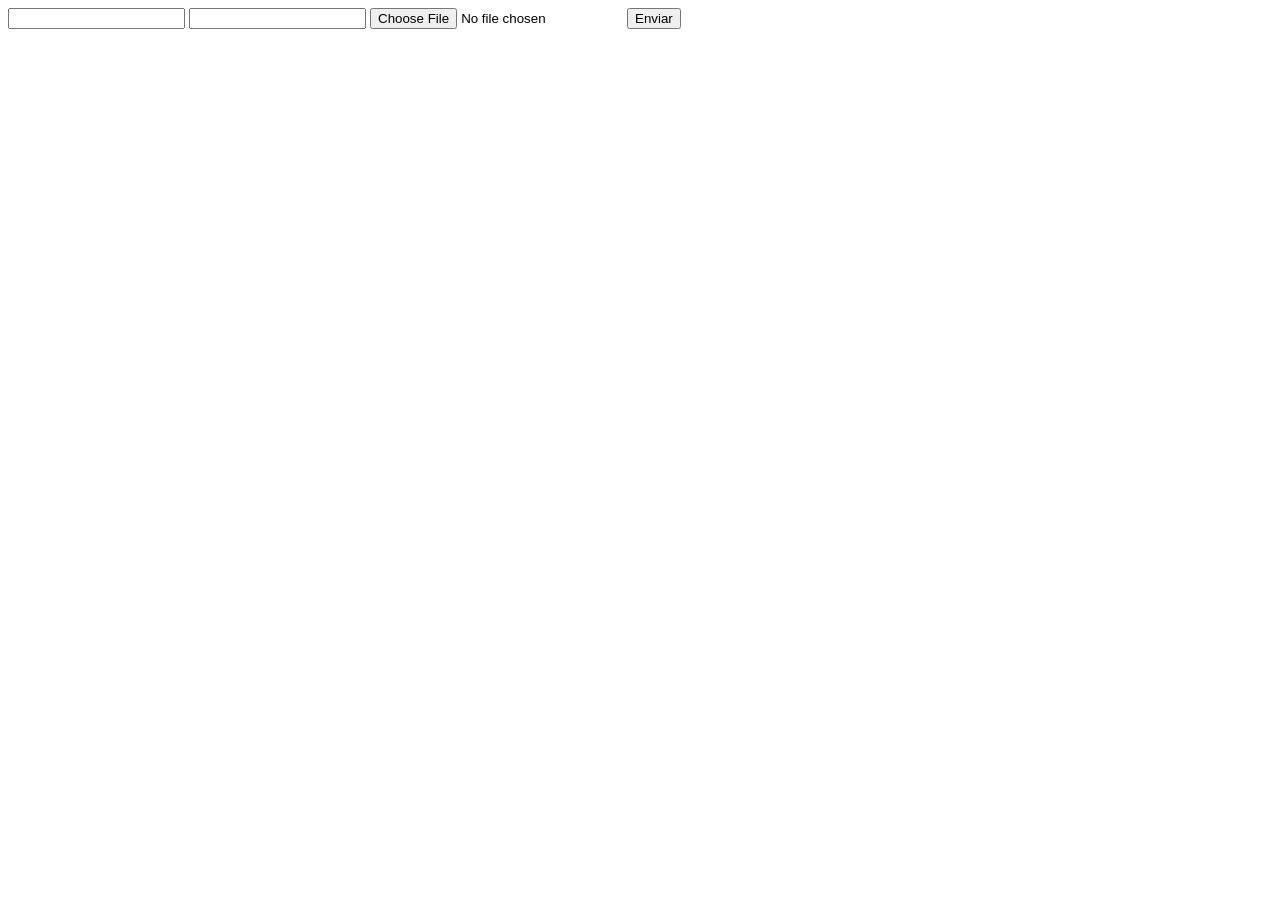
<file: DOCUMENTOS_DE_APOIO/exemplo_de_upload_de_arquivo/public/index.html>
<!DOCTYPE html>
<html lang="en">

<head>
  <meta charset="UTF-8">
  <meta http-equiv="X-UA-Compatible" content="IE=edge">
  <meta name="viewport" content="width=device-width, initial-scale=1.0">
  <title>Upload</title>
</head>

<body>

  <div>
    <input name="nome" id="nome" type="text" />
    <input name="email" id="email" type="url" />
    <input name="foto" id="foto" type="file" />
    <button onclick="enviar()">Enviar</button>
  </div>

  <div id="container"></div>
</body>

</html>

<script>
  function enviar() {
    const formData = new FormData();
    formData.append('foto', foto.files[0])
    formData.append('nome', nome.value)
    formData.append('email', email.value)

    fetch("/usuarios/cadastro", {
      method: "POST",
      body: formData
    })
      .then(res => {
        window.location = "./perfil.html"
      })
      .catch(err => {
        console.log(err);
      })
  }
</script>
</file>
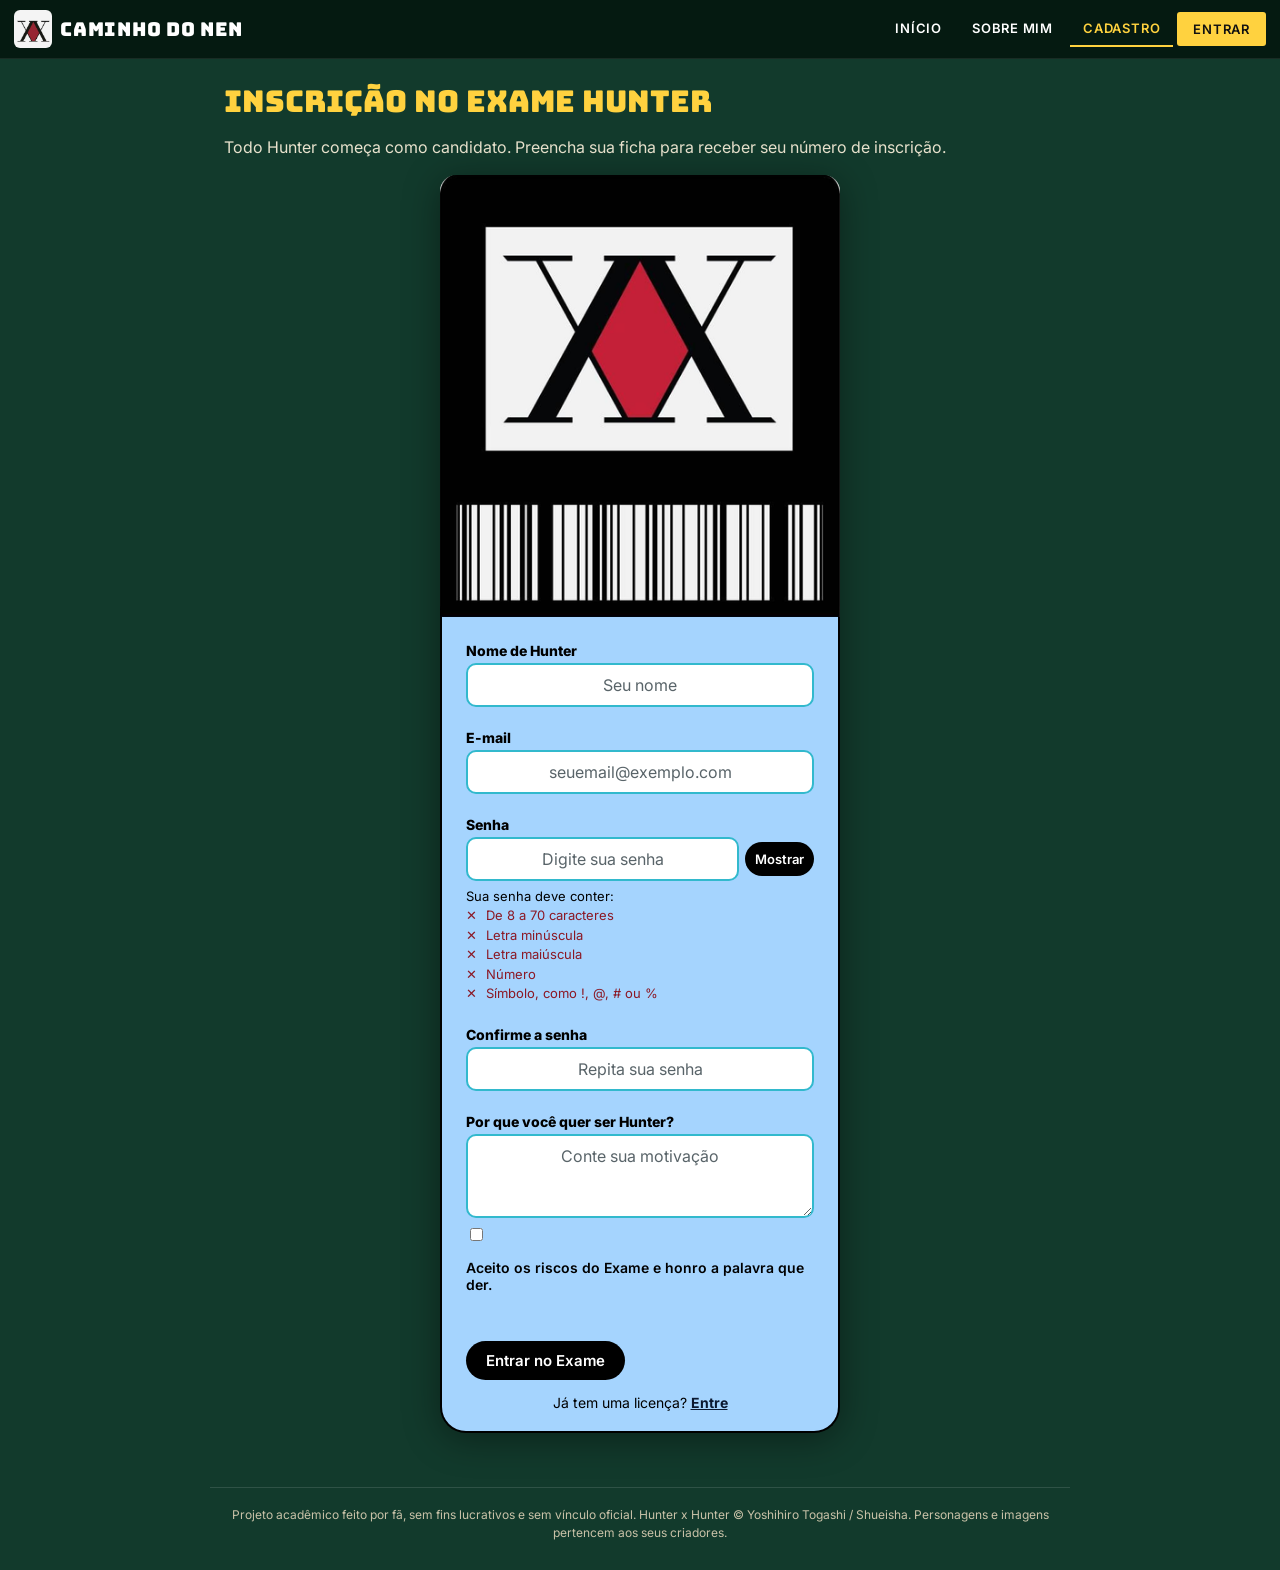
<file: public/cadastro.html>
<!DOCTYPE html>
<html lang="pt-BR">

<head>
    <meta charset="utf-8">
    <meta name="viewport" content="width=device-width, initial-scale=1, viewport-fit=cover">
    <title>Cadastro · Caminho do Nen</title>
    <link rel="preconnect" href="https://fonts.googleapis.com">
    <link rel="preconnect" href="https://fonts.gstatic.com" crossorigin>
    <link
        href="https://fonts.googleapis.com/css2?family=Bungee&amp;family=Inter:wght@400;500;600;700;800;900&amp;display=swap"
        rel="stylesheet">
    <link rel="stylesheet" href="css/base.css">
    <link rel="stylesheet" href="css/auth.css">
    <link rel="stylesheet" href="css/cadastro.css">
</head>

<body data-v="cadastro">
    <nav id="nav" aria-label="Navegação principal">
        <b><img src="./assets/logo.png" alt="">Caminho do Nen</b>
        <a href="./index.html">Início</a>
        <a href="./sobre.html">Sobre mim</a>
        <a href="./cadastro.html" class="ativo" aria-current="page">Cadastro</a>
        <a href="./login.html" class="botao-destaque">Entrar</a>
    </nav>
    <main>
        <section id="cadastro">
            <h1>Inscrição no Exame Hunter</h1>
            <p class="texto-secundario">Todo Hunter começa como candidato. Preencha sua ficha para receber seu número de
                inscrição.
            </p>
            <div class="cartao-licenca"><img src="./assets/cardtop.png" alt="Cartão da Associação Hunter">
                <form id="formulario_cadastro" class="formulario-licenca" novalidate onsubmit="return cadastrar();">
                    <div class="campo">
                        <label for="nome_input">Nome de Hunter</label>
                        <input id="nome_input" type="text" placeholder="Seu nome" required autocomplete="nickname" />
                    </div>
                    <div class="campo">
                        <label for="email_input">E-mail</label>
                        <input id="email_input" type="text" inputmode="email" placeholder="seuemail@exemplo.com" required
                            autocomplete="email" />
                    </div>
                    <div class="campo">
                        <label for="senha_input">Senha</label>
                        <div class="campo-senha">
                            <input id="senha_input" type="password" oninput="validarSenha()" placeholder="Digite sua senha" required
                                minlength="8" maxlength="70" aria-describedby="requisitos_senha"
                                autocomplete="new-password" />
                            <button type="button" id="mostrar_senha" aria-pressed="false" onclick="alternarVisibilidadeSenha()">Mostrar</button>
                        </div>
                        <div id="requisitos_senha" class="requisitos-senha">
                            <p>Sua senha deve conter:</p>
                            <ul>
                                <li id="senha_tamanho"><span aria-hidden="true">✕</span> De 8 a 70 caracteres</li>
                                <li id="senha_minuscula"><span aria-hidden="true">✕</span> Letra minúscula</li>
                                <li id="senha_maiuscula"><span aria-hidden="true">✕</span> Letra maiúscula</li>
                                <li id="senha_numero"><span aria-hidden="true">✕</span> Número</li>
                                <li id="senha_simbolo"><span aria-hidden="true">✕</span> Símbolo, como !, @, # ou %</li>
                            </ul>
                        </div>
                    </div>
                    <div class="campo">
                        <label for="confirmacao_senha_input">Confirme a senha</label>
                        <input id="confirmacao_senha_input" type="password" placeholder="Repita sua senha" required
                            autocomplete="new-password" />
                    </div>
                    <div class="campo">
                        <label for="motivacao_input">Por que você quer ser Hunter?</label>
                        <textarea id="motivacao_input" rows="3" placeholder="Conte sua motivação"></textarea>
                    </div>
                    <div>
                        <input id="aceite_input" type="checkbox" required />
                        <label for="aceite_input">Aceito os riscos do Exame e honro a palavra que der.</label>
                    </div>
                    <p id="mensagem_cadastro" class="erro" role="status"></p>
                    <button id="botao_cadastrar" type="submit">Entrar no Exame</button>
                    <p class="troca-formulario">Já tem uma licença? <a href="login.html">Entre</a></p>
                </form>
            </div>
        </section>
    </main>
    <footer class="rodape">Projeto acadêmico feito por fã, sem fins lucrativos e sem vínculo oficial. Hunter x Hunter ©
        Yoshihiro Togashi / Shueisha. Personagens e imagens pertencem aos seus criadores.</footer>
    <script>
    function alternarVisibilidadeSenha() {
        if (senha_input.type === "password") {
            senha_input.type = "text";
            mostrar_senha.innerHTML = "Ocultar";
            mostrar_senha.setAttribute("aria-pressed", "true");
        } else {
            senha_input.type = "password";
            mostrar_senha.innerHTML = "Mostrar";
            mostrar_senha.setAttribute("aria-pressed", "false");
        }
    }

    function validarSenha() {
        let senha = senha_input.value;
        let numeros = "0123456789";
        let temMaiuscula = false;
        let temMinuscula = false;
        let temNumero = false;
        let temSimbolo = false;

        for (let i = 0; i < senha.length; i++) {
            let caractere = senha[i];
            let maiuscula = caractere.toUpperCase();
            let minuscula = caractere.toLowerCase();

            if (numeros.includes(caractere)) {
                temNumero = true;
            } else if (maiuscula !== minuscula) {
                if (caractere === maiuscula) {
                    temMaiuscula = true;
                } else {
                    temMinuscula = true;
                }
            } else if (!/\s/.test(caractere)) {
                temSimbolo = true;
            }
        }

        let tamanhoValido = senha.length >= 8 && senha.length <= 70;

        if (tamanhoValido) {
            senha_tamanho.style.color = "#125836";
            senha_tamanho.innerHTML = '<span aria-hidden="true">✓</span> De 8 a 70 caracteres';
        } else {
            senha_tamanho.style.color = "";
            senha_tamanho.innerHTML = '<span aria-hidden="true">✕</span> De 8 a 70 caracteres';
        }

        if (temMinuscula) {
            senha_minuscula.style.color = "#125836";
            senha_minuscula.innerHTML = '<span aria-hidden="true">✓</span> Letra minúscula';
        } else {
            senha_minuscula.style.color = "";
            senha_minuscula.innerHTML = '<span aria-hidden="true">✕</span> Letra minúscula';
        }

        if (temMaiuscula) {
            senha_maiuscula.style.color = "#125836";
            senha_maiuscula.innerHTML = '<span aria-hidden="true">✓</span> Letra maiúscula';
        } else {
            senha_maiuscula.style.color = "";
            senha_maiuscula.innerHTML = '<span aria-hidden="true">✕</span> Letra maiúscula';
        }

        if (temNumero) {
            senha_numero.style.color = "#125836";
            senha_numero.innerHTML = '<span aria-hidden="true">✓</span> Número';
        } else {
            senha_numero.style.color = "";
            senha_numero.innerHTML = '<span aria-hidden="true">✕</span> Número';
        }

        if (temSimbolo) {
            senha_simbolo.style.color = "#125836";
            senha_simbolo.innerHTML = '<span aria-hidden="true">✓</span> Símbolo, como !, @, # ou %';
        } else {
            senha_simbolo.style.color = "";
            senha_simbolo.innerHTML = '<span aria-hidden="true">✕</span> Símbolo, como !, @, # ou %';
        }

        return tamanhoValido && temMinuscula && temMaiuscula && temNumero && temSimbolo;
    }

    function cadastrar() {
        let nomeVar = nome_input.value;
        let emailVar = email_input.value;
        let senhaVar = senha_input.value;
        let confirmacaoSenhaVar = confirmacao_senha_input.value;
        let motivoVar = motivacao_input.value;

        if (botao_cadastrar.disabled) {
            return false;
        }

        if (nomeVar == "") {
            mensagem_cadastro.innerHTML = "Informe um nome de Hunter.";
            return false;
        } else if (/\s/.test(emailVar)) {
            mensagem_cadastro.innerHTML = "O e-mail não pode conter espaços.";
            return false;
        } else if (emailVar == "") {
            mensagem_cadastro.innerHTML = "Informe um e-mail válido.";
            return false;
        }

        let partesEmail = emailVar.split("@");
        if (partesEmail.length != 2 || partesEmail[0] == "") {
            mensagem_cadastro.innerHTML = "Informe um e-mail válido.";
            return false;
        }

        let dominio = partesEmail[1];
        let posicaoPonto = dominio.indexOf(".");
        if (posicaoPonto <= 0 || dominio.endsWith(".")) {
            mensagem_cadastro.innerHTML = "Informe um e-mail válido.";
            return false;
        } else if (!validarSenha()) {
            mensagem_cadastro.innerHTML = "A senha precisa atender a todos os requisitos.";
            return false;
        } else if (senhaVar != confirmacaoSenhaVar) {
            mensagem_cadastro.innerHTML = "As senhas precisam ser iguais.";
            return false;
        } else if (aceite_input.checked == false) {
            mensagem_cadastro.innerHTML = "Aceite os termos do Exame para continuar.";
            return false;
        }

        mensagem_cadastro.innerHTML = "";
        botao_cadastrar.disabled = true;

        fetch("/usuarios/cadastrar", {
            method: "POST",
            headers: {
                "Content-Type": "application/json"
            },
            body: JSON.stringify({
                nomeServer: nomeVar,
                emailServer: emailVar,
                senhaServer: senhaVar,
                motivoServer: motivoVar,
                aceiteServer: true
            })
        })
            .then(function (resposta) {
                var tipo = resposta.headers.get("Content-Type") || "";
                if (!tipo.includes("application/json")) {
                    mensagem_cadastro.textContent = "A API de cadastro não respondeu. Abra o site pelo endereço mostrado no terminal do Node.";
                    botao_cadastrar.disabled = false;
                    return;
                }
                return resposta.json().then(function (dados) {
                    if (resposta.status === 201) {
                        window.location = "dashboard/quiz.html";
                        return;
                    }
                    mensagem_cadastro.textContent = dados.mensagem || "Não foi possível cadastrar.";
                    botao_cadastrar.disabled = false;
                });
            })
            .catch(function () {
                mensagem_cadastro.textContent = "Não foi possível comunicar com a API de cadastro. Confira se o servidor Node está ligado.";
                botao_cadastrar.disabled = false;
            });

        return false;
    }

    validarSenha();
    </script>
</body>

</html>
</file>
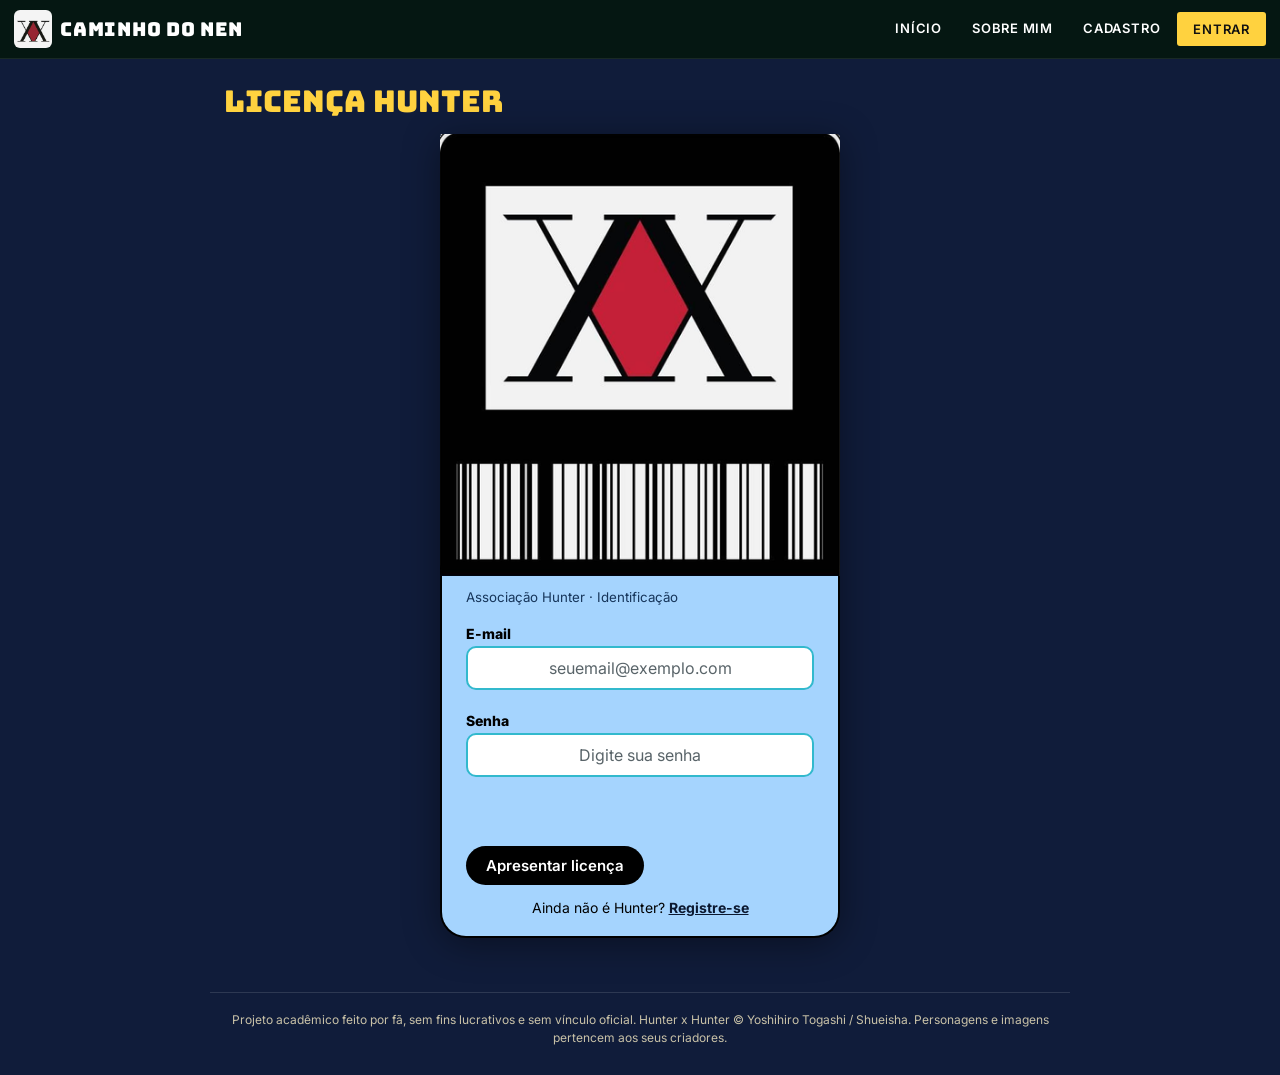
<file: public/login.html>
<!DOCTYPE html>
<html lang="pt-BR">

<head>
    <meta charset="utf-8">
    <meta name="viewport" content="width=device-width, initial-scale=1, viewport-fit=cover">
    <title>Entrar · Caminho do Nen</title>
    <link rel="preconnect" href="https://fonts.googleapis.com">
    <link rel="preconnect" href="https://fonts.gstatic.com" crossorigin>
    <link href="https://fonts.googleapis.com/css2?family=Bungee&amp;family=Inter:wght@400;500;600;700;800;900&amp;display=swap" rel="stylesheet">
    <link rel="stylesheet" href="css/base.css">
    <link rel="stylesheet" href="css/auth.css">
    <link rel="stylesheet" href="css/login.css">
</head>

<body data-v="login">
    <!-- MENU DE NAVEGAÇÃO -->
    <nav id="nav" aria-label="Navegação principal">
        <b><img src="./assets/logo.png" alt="">Caminho do Nen</b>
        <a href="index.html">Início</a>
        <a href="sobre.html">Sobre mim</a>
        <a href="cadastro.html">Cadastro</a>
        <a href="login.html" class="botao-destaque ativo" aria-current="page">Entrar</a>
    </nav>
    <!-- CONTEÚDO DA PÁGINA -->
    <main>
        <section id="login">
            <h1>Licença Hunter</h1>
            <div class="cartao-licenca"><img src="./assets/cardtop.png" alt="Cartão da Associação Hunter">
                <!-- FORMULÁRIO DE LOGIN -->
                <form id="formulario_login" class="formulario-licenca" novalidate onsubmit="return entrar();">
                    <small>Associação Hunter · Identificação</small>

                    <div class="campo">
                        <label for="email_input">E-mail</label>
                        <input id="email_input" type="text" inputmode="email" placeholder="seuemail@exemplo.com" required autocomplete="email" />
                    </div>

                    <div class="campo">
                        <label for="senha_input">Senha</label>
                        <input id="senha_input" type="password" placeholder="Digite sua senha" required autocomplete="current-password" />
                        <small class="erro"
                        id="mensagem_erro_senha"></small>
                    </div>

                    <p id="mensagem_login" class="erro" role="status"></p><button id="botao_entrar" type="submit" onclick="return entrar();">Apresentar licença</button>
                    <p class="troca-formulario">Ainda não é Hunter? <a href="cadastro.html">Registre-se</a></p>
                </form>
            </div>
        </section>
    </main>
    <!-- RODAPÉ -->
    <footer class="rodape">Projeto acadêmico feito por fã, sem fins lucrativos e sem vínculo oficial. Hunter x Hunter ©
        Yoshihiro Togashi / Shueisha. Personagens e imagens pertencem aos seus criadores.</footer>
    <!-- JAVASCRIPT DO CAMINHO DO NEN -->
    <script>
        function entrar() {
            let emailVar = email_input.value;
            let senhaVar = senha_input.value;

            if (botao_entrar.disabled) {
                return false;
            }

            if (emailVar == "" || senhaVar == "") {
                mensagem_login.innerHTML = "Preencha o e-mail e a senha.";
                return false;
            }

            if (emailVar.includes(" ")) {
                mensagem_login.innerHTML = "O e-mail não pode conter espaços.";
                return false;
            }

            mensagem_login.innerHTML = "";
            botao_entrar.disabled = true;

            fetch("/usuarios/autenticar", {
                method: "POST",
                headers: {
                    "Content-Type": "application/json"
                },
                body: JSON.stringify({
                    emailServer: emailVar,
                    senhaServer: senhaVar
                })
            }).then(function (resposta) {
                if (resposta.ok) {
                    return fetch("/hunter/estado").then(function (respostaEstado) {
                        if (respostaEstado.ok) {
                            return respostaEstado.json().then(function (estado) {
                                if (estado.resultado) {
                                    window.location = "dashboard/perfil.html";
                                } else {
                                    window.location = "dashboard/quiz.html";
                                }
                            });
                        }

                        mensagem_login.innerHTML = "Não foi possível carregar os dados do Hunter.";
                        botao_entrar.disabled = false;
                    });
                }

                if (resposta.status == 401) {
                    mensagem_login.innerHTML = "E-mail ou senha incorretos.";
                } else {
                    mensagem_login.innerHTML = "Não foi possível entrar. Confira os dados e tente novamente.";
                }
                botao_entrar.disabled = false;
            }).catch(function () {
                mensagem_login.innerHTML = "Não foi possível entrar. Confira se o servidor está ligado.";
                botao_entrar.disabled = false;
            });

            return false;
        }
    </script>
</body>

</html>
</file>
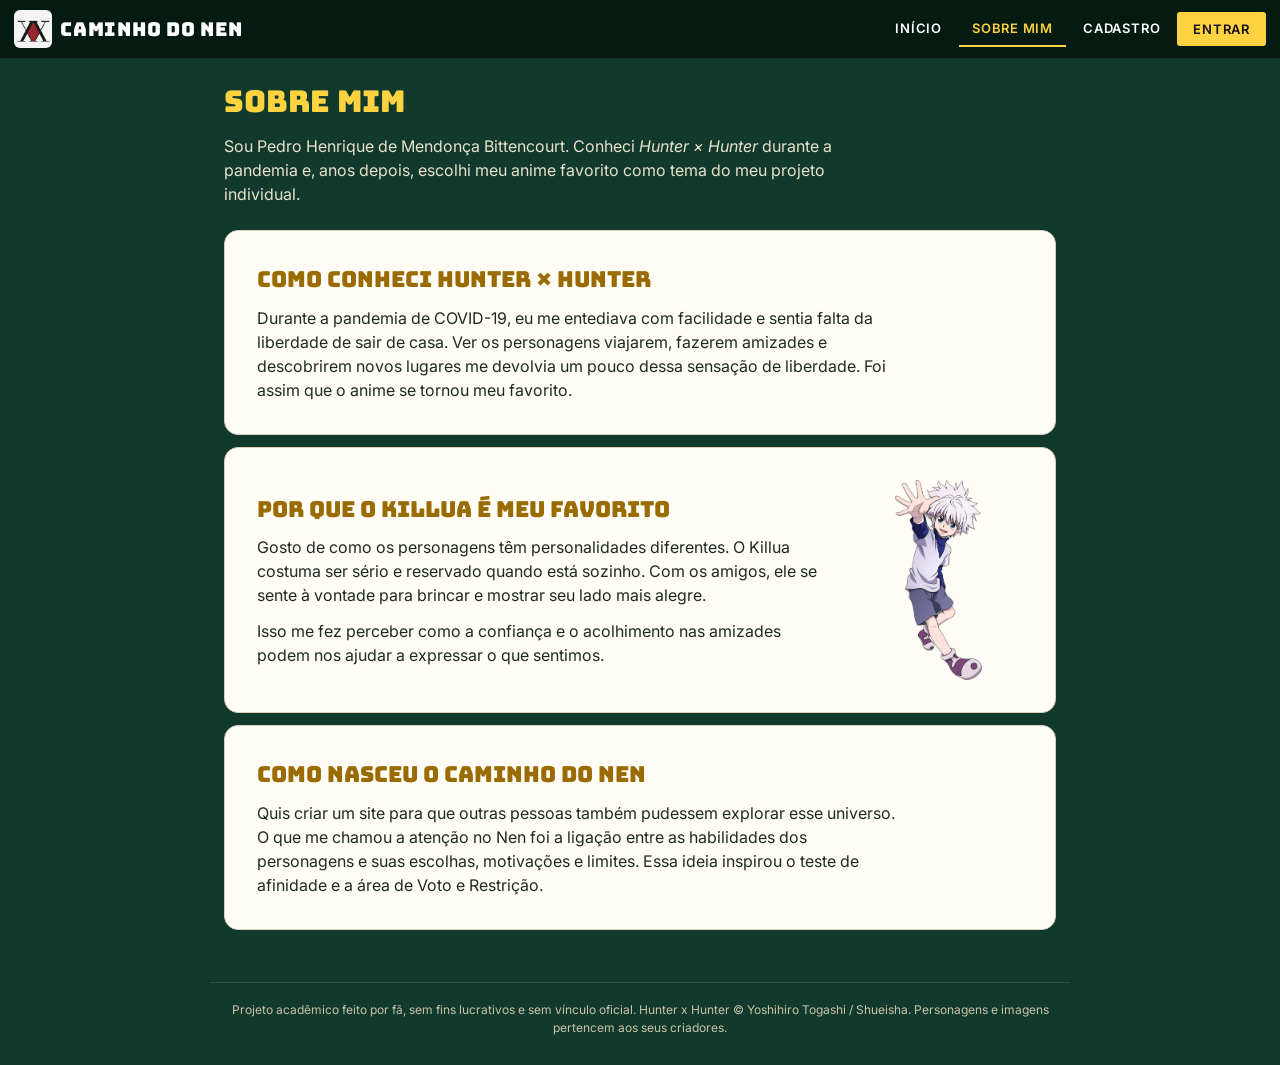
<file: public/sobre.html>
<!DOCTYPE html>
<html lang="pt-BR">

<head>
    <meta charset="utf-8">
    <meta name="viewport" content="width=device-width, initial-scale=1, viewport-fit=cover">
    <title>Sobre mim · Caminho do Nen</title>
    <link rel="preconnect" href="https://fonts.googleapis.com">
    <link rel="preconnect" href="https://fonts.gstatic.com" crossorigin>
    <link href="https://fonts.googleapis.com/css2?family=Bungee&amp;family=Inter:wght@400;500;600;700;800;900&amp;display=swap" rel="stylesheet">
    <link rel="stylesheet" href="css/base.css">
    <link rel="stylesheet" href="css/sobre.css">
</head>

<body data-v="sobremim">
    <!-- MENU DE NAVEGAÇÃO -->
    <nav id="nav" aria-label="Navegação principal">
        <b><img src="./assets/logo.png" alt="">Caminho do Nen</b>
        <a href="index.html">Início</a>
        <a href="sobre.html" class="ativo" aria-current="page">Sobre mim</a>
        <a href="cadastro.html">Cadastro</a>
        <a href="login.html" class="botao-destaque">Entrar</a>
    </nav>
    <!-- CONTEÚDO DA PÁGINA -->
    <div id="aviso_area_hunter"></div>
    <main>
        <section id="sobremim">
            <h1>Sobre mim</h1>
            <p class="introducao-sobre">Sou Pedro Henrique de Mendonça Bittencourt. Conheci <i>Hunter × Hunter</i> durante a pandemia e, anos depois, escolhi meu anime favorito como tema do meu projeto individual.</p>

            <article class="cartao">
                <h2>Como conheci Hunter × Hunter</h2>
                <p>Durante a pandemia de COVID-19, eu me entediava com facilidade e sentia falta da liberdade de sair de casa. Ver os personagens viajarem, fazerem amizades e descobrirem novos lugares me devolvia um pouco dessa sensação de liberdade. Foi assim que o anime se tornou meu favorito.</p>
            </article>

            <article class="cartao cartao-personagem-sobre">
                <div>
                    <h2>Por que o Killua é meu favorito</h2>
                    <p>Gosto de como os personagens têm personalidades diferentes. O Killua costuma ser sério e reservado quando está sozinho. Com os amigos, ele se sente à vontade para brincar e mostrar seu lado mais alegre.</p>
                    <p>Isso me fez perceber como a confiança e o acolhimento nas amizades podem nos ajudar a expressar o que sentimos.</p>
                </div>
                <img src="./assets/killua.webp" alt="Killua Zoldyck">
            </article>

            <article class="cartao">
                <h2>Como nasceu o Caminho do Nen</h2>
                <p>Quis criar um site para que outras pessoas também pudessem explorar esse universo. O que me chamou a atenção no Nen foi a ligação entre as habilidades dos personagens e suas escolhas, motivações e limites. Essa ideia inspirou o teste de afinidade e a área de Voto e Restrição.</p>
            </article>
        </section>
    </main>
    <!-- RODAPÉ -->
    <footer class="rodape">Projeto acadêmico feito por fã, sem fins lucrativos e sem vínculo oficial. Hunter x Hunter ©
        Yoshihiro Togashi / Shueisha. Personagens e imagens pertencem aos seus criadores.</footer>
    <!-- JAVASCRIPT DO CAMINHO DO NEN -->
</body>

</html>
</file>
<file: public/css/base.css>
/* TEMA E CONFIGURAÇÃO GLOBAL */

:root {
  --fonte-site: Inter, system-ui, sans-serif;
  --fonte-destaque: Bungee, Impact, sans-serif;
  --bg: #f4efe0;
  --fg: #1d2b24;
  --card: #fffdf5;
  --mut: #5c6b62;
  --ac: #9a6b00;
  --ac2: #1f7a4d;
  --line: #d8d0b8;
  box-sizing: border-box;
  padding-top: env(safe-area-inset-top,0px);
  padding-bottom: env(safe-area-inset-bottom,0px);
}

@media (prefers-color-scheme:dark) {
  :root:not([data-theme="light"]) {
    --bg: #0f1a15;
    --fg: #ece6d2;
    --card: #17251e;
    --mut: #9fb0a5;
    --ac: #e0b84a;
    --ac2: #4cc38a;
    --line: #2a3d33;
  }
}

:root[data-theme="dark"] {
  --bg: #0f1a15;
  --fg: #ece6d2;
  --card: #17251e;
  --mut: #9fb0a5;
  --ac: #e0b84a;
  --ac2: #4cc38a;
  --line: #2a3d33;
}

* {
  box-sizing: border-box;
}

html {
  scroll-padding-top: env(safe-area-inset-top,0px);
}

body {
  margin: 0;
  background: var(--bg);
  color: var(--fg);
  font: 16px/1.5 var(--fonte-site);
}

/* NAVEGAÇÃO */

nav {
  display: flex;
  flex-wrap: wrap;
  gap: 6px;
  align-items: center;
  padding: 10px 14px;
  border-bottom: 1px solid var(--line);
  background: var(--card);
  position: sticky;
  top: env(safe-area-inset-top,0px);
  z-index: 5;
}

nav b {
  color: var(--ac);
  margin-right: auto;
  font-size: 18px;
}

nav a {
  color: var(--fg);
  text-decoration: none;
  padding: 4px 9px;
  border-radius: 99px;
  font: 14px var(--fonte-site);
}

nav a:hover,nav a.ativo {
  background: var(--ac2);
  color: #fff;
}

/* LAYOUT E TIPOGRAFIA */

main {
  max-width: 860px;
  margin: 0 auto;
  padding: 18px 14px 40px;
}

h1,h2,h3 {
  font-family: var(--fonte-destaque);
  font-weight: 400;  line-height: 1.2;
  margin: .2em 0 .5em;
}

h1 {
  font-size: 30px;
  color: var(--ac);
}

h2 {
  font-size: 22px;
  color: var(--ac);
}

/* CARTÕES E GRADES */

.cartao {
  background: var(--card);
  border: 1px solid var(--line);
  border-radius: 14px;
  padding: 16px;
  margin: 12px 0;
}

.grade {
  display: grid;
  grid-template-columns: repeat(auto-fit,minmax(230px,1fr));
  gap: 12px;
}

.grade .cartao {
  margin: 0;
}

/* FORMULÁRIOS E BOTÕES */

label {
  display: block;
  margin: 10px 0 3px;
  font: 600 14px var(--fonte-site);
}

input,textarea,select {
  width: 100%;
  padding: 10px;
  border: 1px solid var(--line);
  border-radius: 8px;
  background: var(--bg);
  color: var(--fg);
  font: 16px var(--fonte-site);
}

.erro {
  display: block;
  color: #c0392b;
  font: 13px var(--fonte-site);
  min-height: 16px;
}

button,.botao {
  background: var(--ac2);
  color: #fff;
  border: 0;
  border-radius: 99px;
  padding: 10px 20px;
  font: 600 15px var(--fonte-site);
  cursor: pointer;
  text-decoration: none;
  display: inline-block;
  margin: 6px 6px 0 0;
}

button.alternativo {
  background: transparent;
  color: var(--fg);
  border: 1px solid var(--line);
}

/* INDICADORES E UTILITÁRIOS */

.barra-progresso {
  height: 10px;
  background: var(--line);
  border-radius: 9px;
  overflow: hidden;
}

.barra-progresso i {
  display: block;
  height: 100%;
  background: var(--ac2);
  transition: width .5s;
}

.texto-secundario {
  color: var(--mut);
}

.etiqueta {
  display: inline-block;
  padding: 2px 10px;
  border-radius: 99px;
  color: #fff;
  font: 600 13px var(--fonte-site);
}

.copo {
  width: 90px;
  height: 110px;
  margin: 10px auto;
  border: 3px solid var(--fg);
  border-top: 0;
  border-radius: 0 0 22px 22px;
  position: relative;
  overflow: hidden;
}

.copo i {
  position: absolute;
  inset: 25% 0 0;
  background: #5aa9e6;
  transition: background 1.5s;
}

.copo s {
  position: absolute;
  top: 18%;
  left: 50%;
  font-size: 28px;
  text-decoration: none;
  animation: lf 2s ease-in-out infinite;
}

@keyframes lf {
  0%,100% {
    transform: translateX(-50%) rotate(-12deg);
  }
  50% {
    transform: translateX(-50%) rotate(14deg);
  }
}

.linha {
  display: flex;
  gap: 10px;
  align-items: center;
  margin: 6px 0;
  font: 14px var(--fonte-site);
}

.linha span:first-child {
  width: 110px;
}

.linha .barra-progresso {
  flex: 1;
}

svg {
  max-width: 100%;
  height: auto;
}

.opcoes-compactas {
  display: flex;
  flex-wrap: wrap;
  gap: 6px;
}

.opcao-compacta {
  margin: 0;
}

.opcao-compacta.ativo {
  background: var(--ac2);
  color: #fff;
  border-color: var(--ac2);
}

#fchips .opcao-compacta {
  background: transparent;
  color: var(--fg);
  border: 0;
  border-bottom: 2px solid transparent;
  border-radius: 0;
  padding: 6px 10px;
}

#fchips .opcao-compacta.ativo {
  color: var(--ac);
  border-bottom-color: var(--ac);
}

.aura {
  transform-origin: 110px 110px;
  animation: sp 24s linear infinite;
}

@keyframes sp {
  to {
    transform: rotate(360deg);
  }
}

#fpanel {
  border-left: 4px solid var(--ac);
  font-size: 18px;
}

#fpanel p {
  margin: .3em 0;
}

.anuncio {
  background: var(--ac);
  color: #1a1405;
  text-align: center;
  font: 600 13px var(--fonte-site);
  padding: 6px 10px;
}

nav b {
  display: flex;
  align-items: center;
  gap: 8px;
}

nav b img {
  height: 38px;
  width: 38px;
  border-radius: 6px;
}

#ppanel {
  border-left: 4px solid var(--ac);
}

#ppanel blockquote {
  margin: 12px 0;
  padding: 6px 14px;
  border-left: 3px solid var(--ac);
  font-size: 20px;
  font-style: italic;
  line-height: 1.35;
}

body {
  position: relative;
}

/* RODAPÉ */

.rodape {
  max-width: 860px;
  margin: 0 auto;
  padding: 18px 14px 28px;
  text-align: center;
  color: var(--mut);
  font: 12px/1.5 var(--fonte-site);
  border-top: 1px solid var(--line);
}

.nota {
  font-size: 12px;
}

body {
  overflow-x: hidden;
}

.texto-capa-lateral {
  padding: 18px 16px 56px;
  text-align: center;
}

@media (min-width:760px) {
  .texto-capa-lateral {
    position: relative;
    width: 46%;
    padding: 70px 4% 90px 7%;
    text-align: left;
  }
}

/* FOCO E INTERAÇÕES */

*:focus-visible {
  outline: 3px solid var(--ac);
  outline-offset: 2px;
}

button,.botao {
  transition: transform .15s ease,filter .15s ease;
}

button:hover,.botao:hover {
  filter: brightness(1.08);
  transform: translateY(-1px);
}

button:active,.botao:active {
  transform: none;
}

section:not([hidden]) {
  animation: fin .35s ease;
}

@keyframes fin {
  from {
    opacity: 0;
    transform: translateY(8px);
  }
}

@media (prefers-reduced-motion:reduce) {
  section:not([hidden]) {
    animation: none;
  }
  button,.botao {
    transition: none;
  }
}

nav a {
  padding: 9px 13px;
}

nav #tema {
  padding: 6px 12px;
  margin: 0;
  font-size: 16px;
}

.notificacao {
  position: fixed;
  left: 50%;
  bottom: calc(20px + env(safe-area-inset-bottom,0px));
  transform: translate(-50%,20px);
  background: #000;
  color: #fff;
  padding: 10px 18px;
  border-radius: 99px;
  font: 600 14px var(--fonte-site);
  z-index: 60;
  opacity: 0;
  transition: opacity .3s,transform .3s;
  box-shadow: 0 4px 14px rgba(0,0,0,.4);
  pointer-events: none;
}

.notificacao.ativo {
  opacity: 1;
  transform: translate(-50%,0);
}

.notificacao.erro {
  background: #9b0f22;
}

.imagem-recortada {
  height: 220px;
  width: auto;
  max-width: 100%;
  filter: drop-shadow(4px 5px 0 #000);
}

.introducao-secao {
  text-align: center;
  max-width: 640px;
  margin: 0 auto 16px;
}

/* MENU DO PERFIL */

.controle-perfil {
  position: relative;
  margin-left: 4px;
}

.botao-perfil {
  width: 40px;
  height: 40px;
  padding: 0;
  margin: 0;
  border-radius: 50%;
  border: 2px solid #000;
  background: var(--ac);
  color: #000;
  overflow: hidden;
  display: flex;
  align-items: center;
  justify-content: center;
  font: 700 18px var(--fonte-site);
}

.botao-perfil img {
  width: 100%;
  height: 100%;
  object-fit: cover;
  object-position: top;
  background: #f2f2f2;
}

.botao-perfil.ativo {
  box-shadow: 0 0 0 3px var(--ac2);
}

.menu-perfil {
  width: min(240px, calc(100vw - 32px));
  overflow-wrap: anywhere;
  position: absolute;
  right: 0;
  top: calc(100% + 8px);
  background: var(--card);
  color: var(--fg);
  border: 2px solid #000;
  border-radius: 12px;
  box-shadow: 4px 4px 0 #000;
  padding: 6px;
  z-index: 20;
}

.menu-perfil[hidden] {
  display: none;
}

.menu-perfil a {
  display: block;
  padding: 10px 12px;
  border-radius: 8px;
  color: var(--fg);
  text-decoration: none;
  font: 600 14px var(--fonte-site);
}

.menu-perfil a:hover {
  background: var(--ac2);
  color: #fff;
}

.cabecalho-menu-perfil {
  padding: 8px 12px 10px;
  border-bottom: 1px solid var(--line);
  margin-bottom: 4px;
}

.cabecalho-menu-perfil b {
  display: block;
  font: 700 15px var(--fonte-site);
}

.cabecalho-menu-perfil small {
  color: var(--mut);
  font: 12px var(--fonte-site);
}

button:disabled {
  cursor: not-allowed;
}

.acoes-edicao {
  text-align: center;
  margin: 10px 0;
}

nav {
  background: rgba(5,24,15,.9);
  backdrop-filter: blur(8px);
  border-bottom: 1px solid rgba(255,255,255,.08);
}

nav b {
  color: #fff;
  font: 400 clamp(13px, 1.8vw, 19px) var(--fonte-destaque);
  letter-spacing: .04em;
  text-transform: uppercase;
}

nav a {
  color: #fff;
  border-radius: 0;
  text-transform: uppercase;
  letter-spacing: .06em;
  font: 600 13px var(--fonte-site);
  border-bottom: 2px solid transparent;
}

nav a:hover,nav a.ativo {
  background: none;
  color: #ffd23f;
  border-bottom-color: #ffd23f;
}

nav a.botao-destaque {
  background: #ffd23f;
  color: #111;
  border: 0;
  border-radius: 3px;
  padding: 9px 16px;
}

nav a.botao-destaque:hover {
  background: #ffe27a;
  color: #111;
}

.menu-perfil a {
  text-transform: none;
  letter-spacing: 0;
  border-radius: 8px;
  border-bottom: 0;
}

body {
  background: var(--pg,#141414);
}

section>h1 {
  color: #ffd23f;
}

section>.introducao-secao,section>p.texto-secundario,section>.nota {
  color: #e8e2cd;
}

.rodape {
  color: #c9c2a8;
  border-top-color: rgba(255,255,255,.12);
}

/* MENU HUNTER */

.controle-menu-hunter {
  position: relative;
}

.botao-menu {
  width: 42px;
  height: 42px;
  padding: 0;
  margin: 0 6px 0 0;
  background: transparent;
  border: 0;
  border-radius: 6px;
  display: flex;
  flex-direction: column;
  justify-content: center;
  align-items: center;
  gap: 5px;
}

.botao-menu i {
  display: block;
  width: 24px;
  height: 3px;
  background: #fff;
  border-radius: 2px;
  transition: transform .25s,opacity .25s;
}

.botao-menu:hover {
  background: rgba(255,255,255,.12);
  filter: none;
  transform: none;
}

.botao-menu.aberto i:nth-child(1) {
  transform: translateY(8px) rotate(45deg);
}

.botao-menu.aberto i:nth-child(2) {
  opacity: 0;
}

.botao-menu.aberto i:nth-child(3) {
  transform: translateY(-8px) rotate(-45deg);
}

.lista-menu-hunter {
  position: absolute;
  left: 0;
  top: calc(100% + 8px);
  min-width: 230px;
  background: var(--card);
  color: var(--fg);
  border: 2px solid #000;
  border-radius: 12px;
  box-shadow: 4px 4px 0 #000;
  padding: 6px;
  z-index: 20;
}

.lista-menu-hunter[hidden] {
  display: none;
}

.lista-menu-hunter a {
  display: block;
  padding: 12px 14px;
  border-radius: 8px;
  color: var(--fg);
  text-decoration: none;
  font: 600 15px var(--fonte-site);
  text-transform: none;
  letter-spacing: 0;
  border-bottom: 0;
}

.lista-menu-hunter a:hover,.lista-menu-hunter a.ativo {
  background: var(--ac2);
  color: #fff;
}

.cartao {
  color: var(--fg);
}

[hidden] {
  display: none!important;
}

@media (max-width:640px) {
  nav {
    position: static;
  }
  nav b {
    flex-basis: 100%;
  }
  nav a {
    padding: 6px 8px;
  }
}

nav button {
  margin: 0;
}

.grade {
  grid-template-columns: repeat(auto-fit,minmax(min(100%,230px),1fr));
}

.lista-registros li {
  overflow-wrap: anywhere;
}

#nav {
  max-width: 100%;
  gap: 4px;
}

#nav a {
  white-space: normal;
}

#area_voto_restricao,#dados_perfil_hunter,#lista_criaturas,#mural {
  overflow-wrap: anywhere;
}

/* CABEÇALHO DA ÁREA HUNTER */

#nav.navegacao-hunter {
  position: sticky;
  flex-wrap: nowrap;
}

#nav.navegacao-hunter>b {
  flex: 0 1 auto;
  margin-right: auto;
  min-width: 0;
}

.navegacao-hunter .controle-menu-hunter,.navegacao-hunter .controle-perfil {
  flex: none;
}

.navegacao-hunter .lista-menu-hunter {
  left: 0;
  right: auto;
  list-style: none;
  margin: 0;
  min-width: 0;
  width: min(230px,calc(100vw - 75px));
}

.navegacao-hunter .botao-menu[aria-expanded="true"] i:nth-child(1) {
  transform: translateY(8px) rotate(45deg);
}

.navegacao-hunter .botao-menu[aria-expanded="true"] i:nth-child(2) {
  opacity: 0;
}

.navegacao-hunter .botao-menu[aria-expanded="true"] i:nth-child(3) {
  transform: translateY(-8px) rotate(-45deg);
}

.navegacao-hunter .cabecalho-menu-perfil b {
  color: var(--fg);
  overflow-wrap: anywhere;
}

.navegacao-hunter .menu-perfil a.ativo {
  color: var(--ac);
  background: var(--bg);
}

.navegacao-hunter .menu-perfil button {
  width: 100%;
  padding: 10px 12px;
  border-radius: 8px;
  text-align: left;
}
/* HEXÁGONO DE AFINIDADE DO PERFIL E DO RESULTADO */

.hexagrama-afinidade {
  display: block;
  width: min(100%, 540px);
  margin: 12px auto;
}

.hexagrama-afinidade text {
  fill: #f4efe0;
  font: 700 48px var(--fonte-site);
}

.hexagrama-afinidade .porcentagem-afinidade {
  fill: #ffd34e;
  font-size: 39px;
}

/* CAMPOS DOS FORMULÁRIOS */

.campo {
  display: flex;
  flex-direction: column;
  padding: 5px 0;
}

.campo > label {
  margin: 0 0 4px;
  font-weight: 800;
}

.campo input:not([type="checkbox"]):not([type="radio"]),
.campo select,
.campo textarea,
.filtros-bestiario select {
  background: #fff;
  color: #1a2427;
  border: 2px solid #32b9cd;
  border-radius: 10px;
  margin: 0;
  text-align: center;
}

.campo input::placeholder,
.campo textarea::placeholder {
  color: #596469;
}
</file>
<file: public/css/auth.css>
/* CADASTRO E LOGIN */

.licenca {
  border: 2px solid var(--ac);
  background: linear-gradient(135deg,var(--card),var(--bg));
  border-radius: 14px;
  padding: 18px;
  max-width: 420px;
}

.licenca small {
  color: var(--mut);
  font: 12px var(--fonte-site);
  text-transform: uppercase;
  letter-spacing: .1em;
}

.troca-formulario {
  margin: 14px 0 0;
  text-align: center;
  font: 14px var(--fonte-site);
  color: #000;
}

.troca-formulario a {
  color: #0b1830;
  font-weight: 700;
  text-decoration: underline;
}

.cartao-licenca {
  max-width: 400px;
  margin: 14px auto;
  filter: drop-shadow(0 6px 18px rgba(0,0,0,.4));
}

.cartao-licenca>img {
  display: block;
  width: 100%;
}

.formulario-licenca {
  background: #a5d4fe;
  color: #000;
  margin: 0;
  padding: 8px 6% 20px;
  border-radius: 0 0 26px 26px;
  border: 2px solid #000;
  border-top: 0;
}

.formulario-licenca small {
  color: #16355a;
}

.formulario-licenca .erro {
  color: #9b0f22;
  font-weight: 600;
}

.formulario-licenca label {
  color: #000;
  margin-top: 12px;
}

.formulario-licenca input[type=checkbox] {
  width: auto;
}

.formulario-licenca .barra-progresso {
  background: rgba(0,0,0,.2);
}

.formulario-licenca button {
  background: #000;
  color: #fff;
}

.formulario-licenca .botao.alternativo {
  background: transparent;
  color: #000;
  border: 2px solid #000;
}
</file>
<file: public/css/cadastro.css>
body[data-v="cadastro"] {
  --pg: #123a2c;
}

#cadastro .cartao-licenca > img {
  border-radius: 16px 16px 0 0;
}

.campo-senha {
  display: flex;
  align-items: center;
  gap: 6px;
}

.campo-senha input {
  min-width: 0;
  flex: 1;
}

.campo-senha button {
  flex: none;
  margin: 0;
  padding: 9px 10px;
  font-size: 13px;
}

.requisitos-senha {
  margin-top: 6px;
  text-align: left;
  font: 13px/1.5 var(--fonte-site);
}

.requisitos-senha p,
.requisitos-senha ul {
  margin: 0;
}

.requisitos-senha ul {
  list-style: none;
  padding: 0;
}

.requisitos-senha li {
  color: #8b1825;
}

.requisitos-senha li.valido {
  color: #125836;
}

.requisitos-senha li span {
  display: inline-block;
  width: 1.25em;
  font-weight: 700;
}
</file>
<file: public/css/login.css>
body[data-v="login"] {
  --pg: #101c3a;
}
</file>
<file: public/css/sobre.css>
body[data-v="sobremim"] {
  --pg: #123a2c;
}

.introducao-sobre {
  max-width: 65ch;
  color: #e8e2cd;
  margin: 0 0 24px;
}

#sobremim .cartao {
  padding: clamp(16px, 4vw, 32px);
}

#sobremim .cartao p {
  max-width: 65ch;
  margin: 12px 0 0;
}

.cartao-personagem-sobre {
  display: grid;
  grid-template-columns: minmax(0, 1fr) minmax(100px, 170px);
  gap: 20px;
  align-items: center;
}

.cartao-personagem-sobre img {
  display: block;
  width: 100%;
  height: 200px;
  object-fit: contain;
}

@media (max-width: 560px) {
  .cartao-personagem-sobre {
    grid-template-columns: minmax(0, 1fr);
  }

  .cartao-personagem-sobre img {
    height: 160px;
  }
}
</file>
